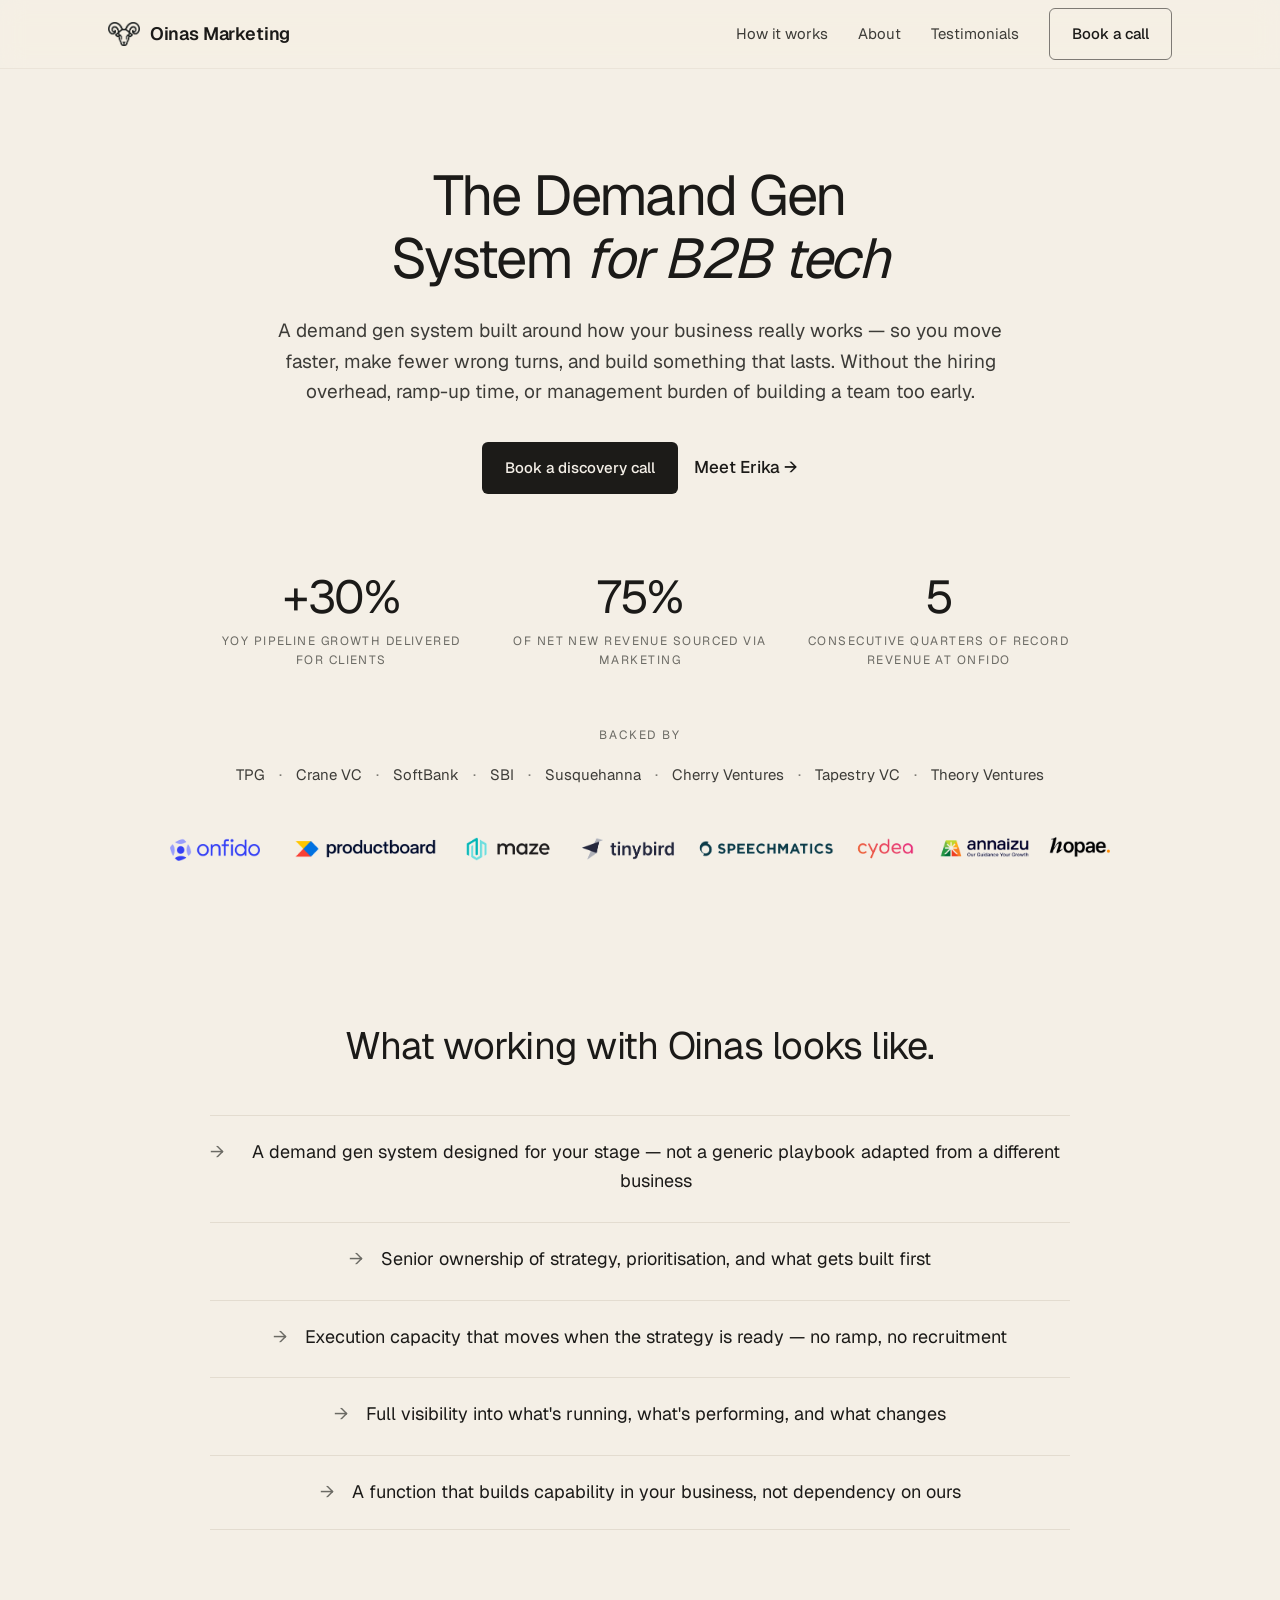
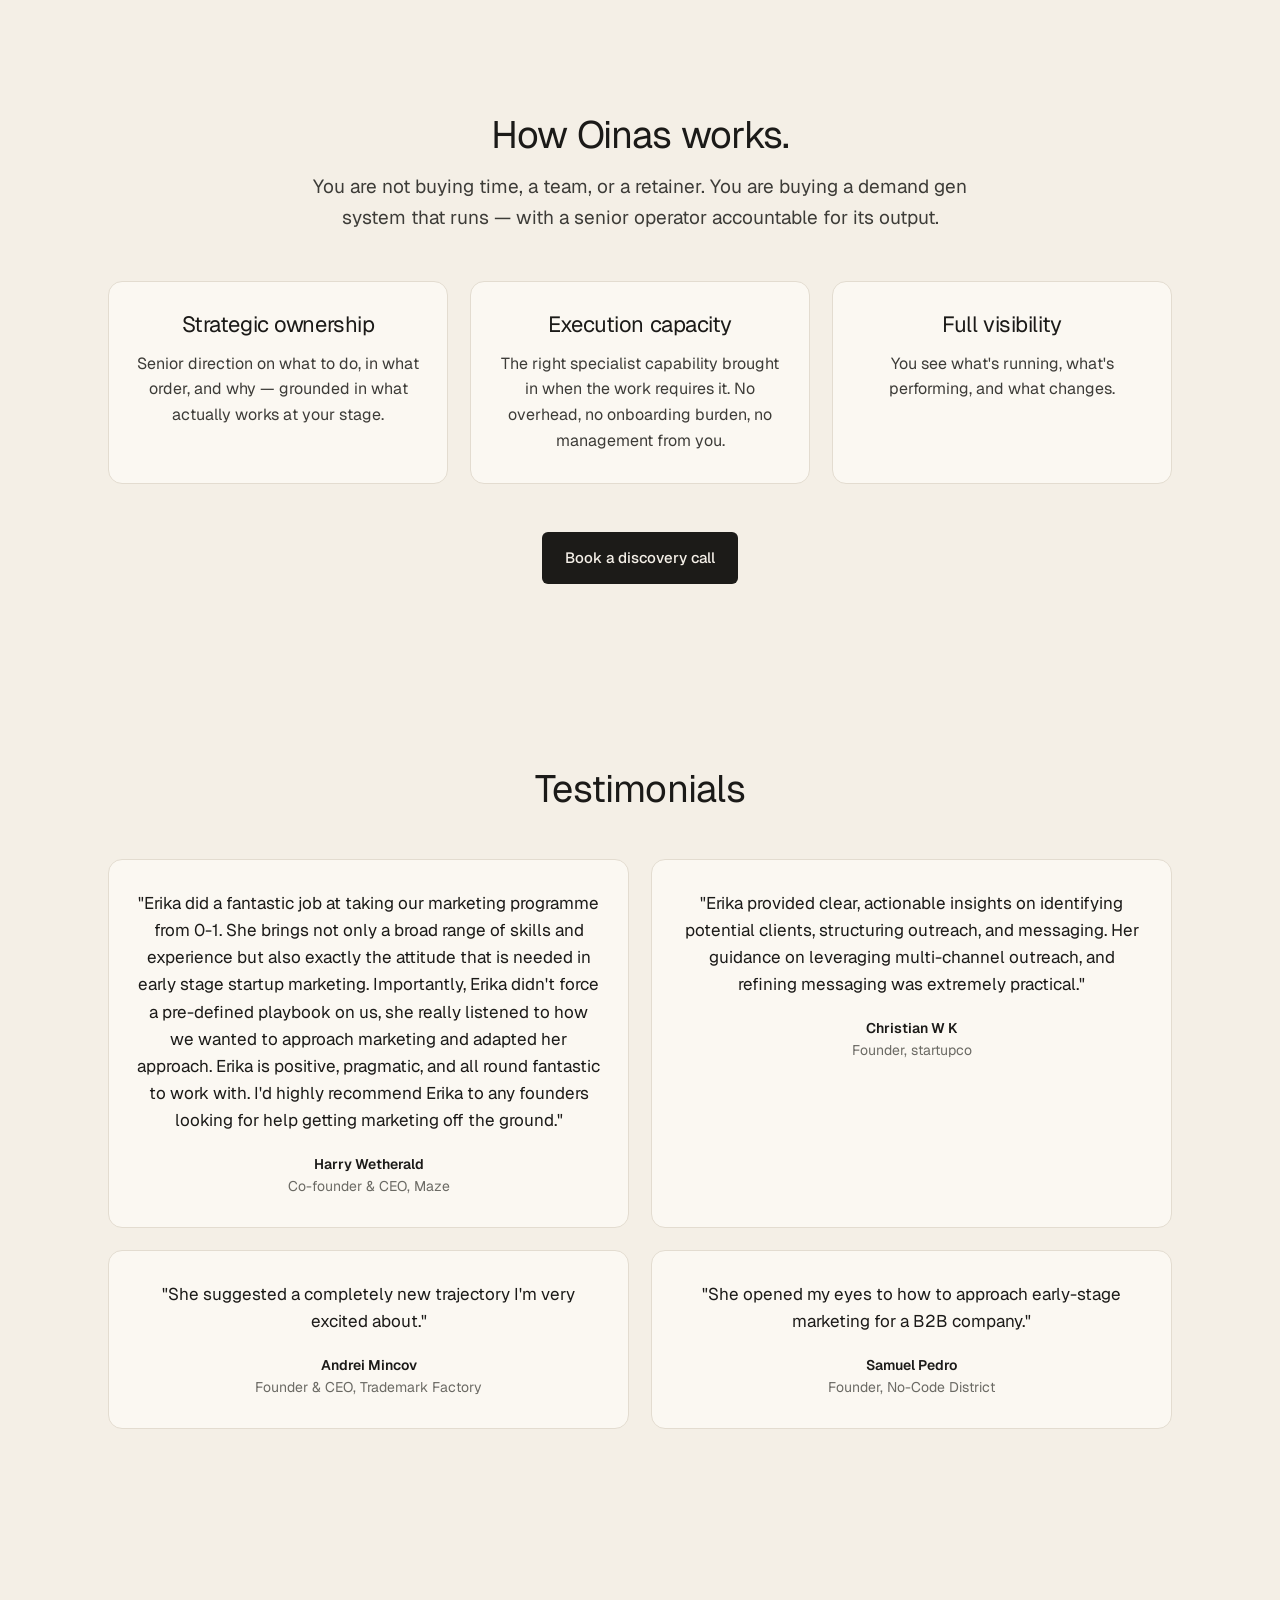
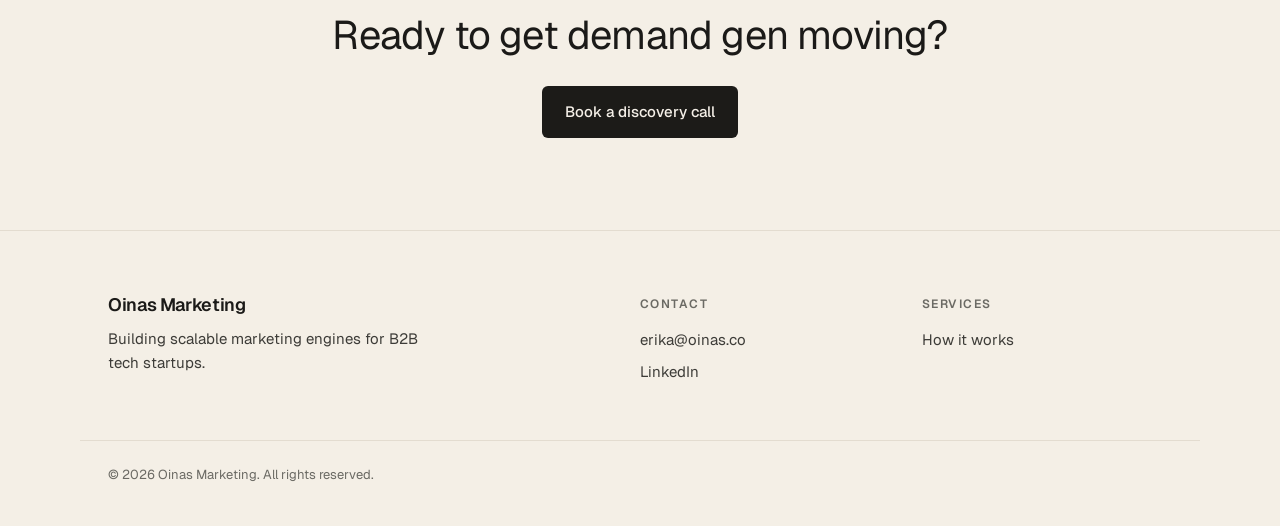
<file: index.html>
<!DOCTYPE html>
<html lang="en">
<head>
<meta charset="UTF-8" />
<meta name="viewport" content="width=device-width, initial-scale=1.0" />
<title>Oinas Marketing | Marketing Engines for B2B Tech Startups</title>
<meta name="author" content="Erika Hakala" />
<meta name="description" content="Your Demand Gen team, on-demand. A demand gen system built around how your B2B tech startup really works." />
<link rel="canonical" href="https://oinas.co/" />
<meta property="og:type" content="website" />
<meta property="og:title" content="Erika Hakala | Oinas Marketing" />
<meta property="og:description" content="Your Demand Gen team, on-demand." />
<meta name="twitter:card" content="summary_large_image" />
<meta name="twitter:title" content="Erika Hakala | Oinas Marketing" />
<meta name="twitter:description" content="Your Demand Gen team, on-demand." />
<meta property="og:url" content="https://oinas.co/" />
<meta property="og:image" content="https://oinas.co/og-cover.png" />
<meta name="twitter:image" content="https://oinas.co/og-cover.png" />
<link rel="icon" href="favicon.ico" sizes="any" />
<link rel="icon" type="image/png" sizes="32x32" href="favicon-32.png?v=6" />
<link rel="icon" type="image/svg+xml" href="favicon.svg?v=6" />
<link rel="apple-touch-icon" href="apple-touch-icon.png?v=6" />
<link rel="preconnect" href="https://fonts.googleapis.com" />
<link rel="preconnect" href="https://fonts.gstatic.com" crossorigin />
<link href="https://fonts.googleapis.com/css2?family=Geist:wght@300;400;500;600&family=DM+Sans:wght@400;500;600&display=swap" rel="stylesheet" />
<link rel="stylesheet" href="styles.css?v=5" />
</head>
<body>

<!-- ============ HEADER ============ -->
<header class="site-header">
  <div class="wrap">
    <a class="brand" href="index.html" aria-label="Oinas Marketing home">
      <img src="logo.png?v=3" alt="" width="28" height="28" />
      Oinas Marketing
    </a>
    <nav class="nav" id="nav">
      <a class="navlink" href="index.html#services">How it works</a>
      <a class="navlink" href="about.html">About</a>
      <a class="navlink" href="index.html#testimonials">Testimonials</a>
      <a class="btn btn-ghost" href="https://app.onecal.io/b/erika-hakala/free-intro-call-with-erika-hakala" target="_blank" rel="noopener">Book a call</a>
    </nav>
    <button class="menu-toggle" id="menuToggle" aria-label="Open menu">Menu</button>
  </div>
</header>

<main>
  <!-- ============ HERO ============ -->
  <section class="hero">
    <div class="wrap">
      <h1 class="reveal">The Demand Gen System <em>for B2B tech</em></h1>
      <p class="reveal">A demand gen system built around how your business really works — so you move faster, make fewer wrong turns, and build something that lasts. Without the hiring overhead, ramp-up time, or management burden of building a team too early.</p>
      <div class="hero-cta reveal">
        <a class="btn btn-primary" href="https://app.onecal.io/b/erika-hakala/free-intro-call-with-erika-hakala" target="_blank" rel="noopener">Book a discovery call</a>
        <a class="btn-text" href="about.html">Meet Erika →</a>
      </div>

      <div class="stats reveal">
        <div class="stat"><div class="num">+30%</div><div class="cap">YoY pipeline growth delivered for clients</div></div>
        <div class="stat"><div class="num">75%</div><div class="cap">Of net new revenue sourced via marketing</div></div>
        <div class="stat"><div class="num">5</div><div class="cap">Consecutive quarters of record revenue at Onfido</div></div>
      </div>

      <div class="backed reveal">
        <div class="label">Backed by</div>
        <div class="vcs">
          <span>TPG</span><span class="dot">·</span><span>Crane VC</span><span class="dot">·</span>
          <span>SoftBank</span><span class="dot">·</span><span>SBI</span><span class="dot">·</span>
          <span>Susquehanna</span><span class="dot">·</span><span>Cherry Ventures</span><span class="dot">·</span>
          <span>Tapestry VC</span><span class="dot">·</span><span>Theory Ventures</span>
        </div>
      </div>

      <div class="reveal" style="padding-top:6px">
        <img class="logo-strip-img" src="logos.png?v=3" alt="Trusted by Onfido, Productboard, Maze, Tinybird, Speechmatics, Cydea, Annaizu, and Hopae" />
      </div>
    </div>
  </section>

  <!-- ============ WHAT IT LOOKS LIKE ============ -->
  <section>
    <div class="wrap">
      <div class="section-head reveal"><h2>What working with Oinas looks like.</h2></div>
      <div class="points reveal">
        <div class="point"><span class="arr">→</span><span>A demand gen system designed for your stage — not a generic playbook adapted from a different business</span></div>
        <div class="point"><span class="arr">→</span><span>Senior ownership of strategy, prioritisation, and what gets built first</span></div>
        <div class="point"><span class="arr">→</span><span>Execution capacity that moves when the strategy is ready — no ramp, no recruitment</span></div>
        <div class="point"><span class="arr">→</span><span>Full visibility into what's running, what's performing, and what changes</span></div>
        <div class="point"><span class="arr">→</span><span>A function that builds capability in your business, not dependency on ours</span></div>
      </div>
    </div>
  </section>

  <!-- ============ HOW OINAS WORKS ============ -->
  <section id="services">
    <div class="wrap">
      <div class="section-head reveal">
        <h2>How Oinas works.</h2>
        <p class="lead">You are not buying time, a team, or a retainer. You are buying a demand gen system that runs — with a senior operator accountable for its output.</p>
      </div>
      <div class="cards">
        <div class="card reveal"><h3>Strategic ownership</h3><p>Senior direction on what to do, in what order, and why — grounded in what actually works at your stage.</p></div>
        <div class="card reveal"><h3>Execution capacity</h3><p>The right specialist capability brought in when the work requires it. No overhead, no onboarding burden, no management from you.</p></div>
        <div class="card reveal"><h3>Full visibility</h3><p>You see what's running, what's performing, and what changes.</p></div>
      </div>
      <div class="center-cta reveal">
        <a class="btn btn-primary" href="https://app.onecal.io/b/erika-hakala/free-intro-call-with-erika-hakala" target="_blank" rel="noopener">Book a discovery call</a>
      </div>
    </div>
  </section>

  <!-- ============ TESTIMONIALS ============ -->
  <section id="testimonials">
    <div class="wrap">
      <div class="section-head reveal"><h2>Testimonials</h2></div>
      <div class="quotes two">
        <div class="quote reveal">
          <blockquote>"Erika did a fantastic job at taking our marketing programme from 0-1. She brings not only a broad range of skills and experience but also exactly the attitude that is needed in early stage startup marketing. Importantly, Erika didn't force a pre-defined playbook on us, she really listened to how we wanted to approach marketing and adapted her approach. Erika is positive, pragmatic, and all round fantastic to work with. I'd highly recommend Erika to any founders looking for help getting marketing off the ground."</blockquote>
          <div class="who"><strong>Harry Wetherald</strong>Co-founder &amp; CEO, Maze</div>
        </div>
        <div class="quote reveal">
          <blockquote>"Erika provided clear, actionable insights on identifying potential clients, structuring outreach, and messaging. Her guidance on leveraging multi-channel outreach, and refining messaging was extremely practical."</blockquote>
          <div class="who"><strong>Christian W K</strong>Founder, startupco</div>
        </div>
        <div class="quote reveal">
          <blockquote>"She suggested a completely new trajectory I'm very excited about."</blockquote>
          <div class="who"><strong>Andrei Mincov</strong>Founder &amp; CEO, Trademark Factory</div>
        </div>
        <div class="quote reveal">
          <blockquote>"She opened my eyes to how to approach early-stage marketing for a B2B company."</blockquote>
          <div class="who"><strong>Samuel Pedro</strong>Founder, No-Code District</div>
        </div>
      </div>
    </div>
  </section>

  <!-- ============ CTA ============ -->
  <section class="cta-band">
    <div class="wrap reveal">
      <h2>Ready to get demand gen moving?</h2>
      <a class="btn btn-primary" href="https://app.onecal.io/b/erika-hakala/free-intro-call-with-erika-hakala" target="_blank" rel="noopener">Book a discovery call</a>
    </div>
  </section>
</main>

<!-- ============ FOOTER ============ -->
<footer class="site-footer">
  <div class="wrap footer-grid">
    <div class="col">
      <h2>Oinas Marketing</h2>
      <p class="tagline">Building scalable marketing engines for B2B tech startups.</p>
    </div>
    <div class="col">
      <h4>Contact</h4>
      <a href="mailto:erika@oinas.co">erika@oinas.co</a>
      <a href="https://www.linkedin.com/in/erikahakala/" target="_blank" rel="noopener">LinkedIn</a>
    </div>
    <div class="col">
      <h4>Services</h4>
      <a href="index.html#services">How it works</a>
    </div>
  </div>
  <div class="wrap copyright">© 2026 Oinas Marketing. All rights reserved.</div>
</footer>

<script>
  var t = document.getElementById('menuToggle'), n = document.getElementById('nav');
  if (t) t.addEventListener('click', function(){ n.classList.toggle('open'); });
  var io = new IntersectionObserver(function(es){
    es.forEach(function(e){ if(e.isIntersecting){ e.target.classList.add('in'); io.unobserve(e.target); } });
  }, { threshold: 0.12 });
  document.querySelectorAll('.reveal').forEach(function(el){ io.observe(el); });
</script>
</body>
</html>
</file>
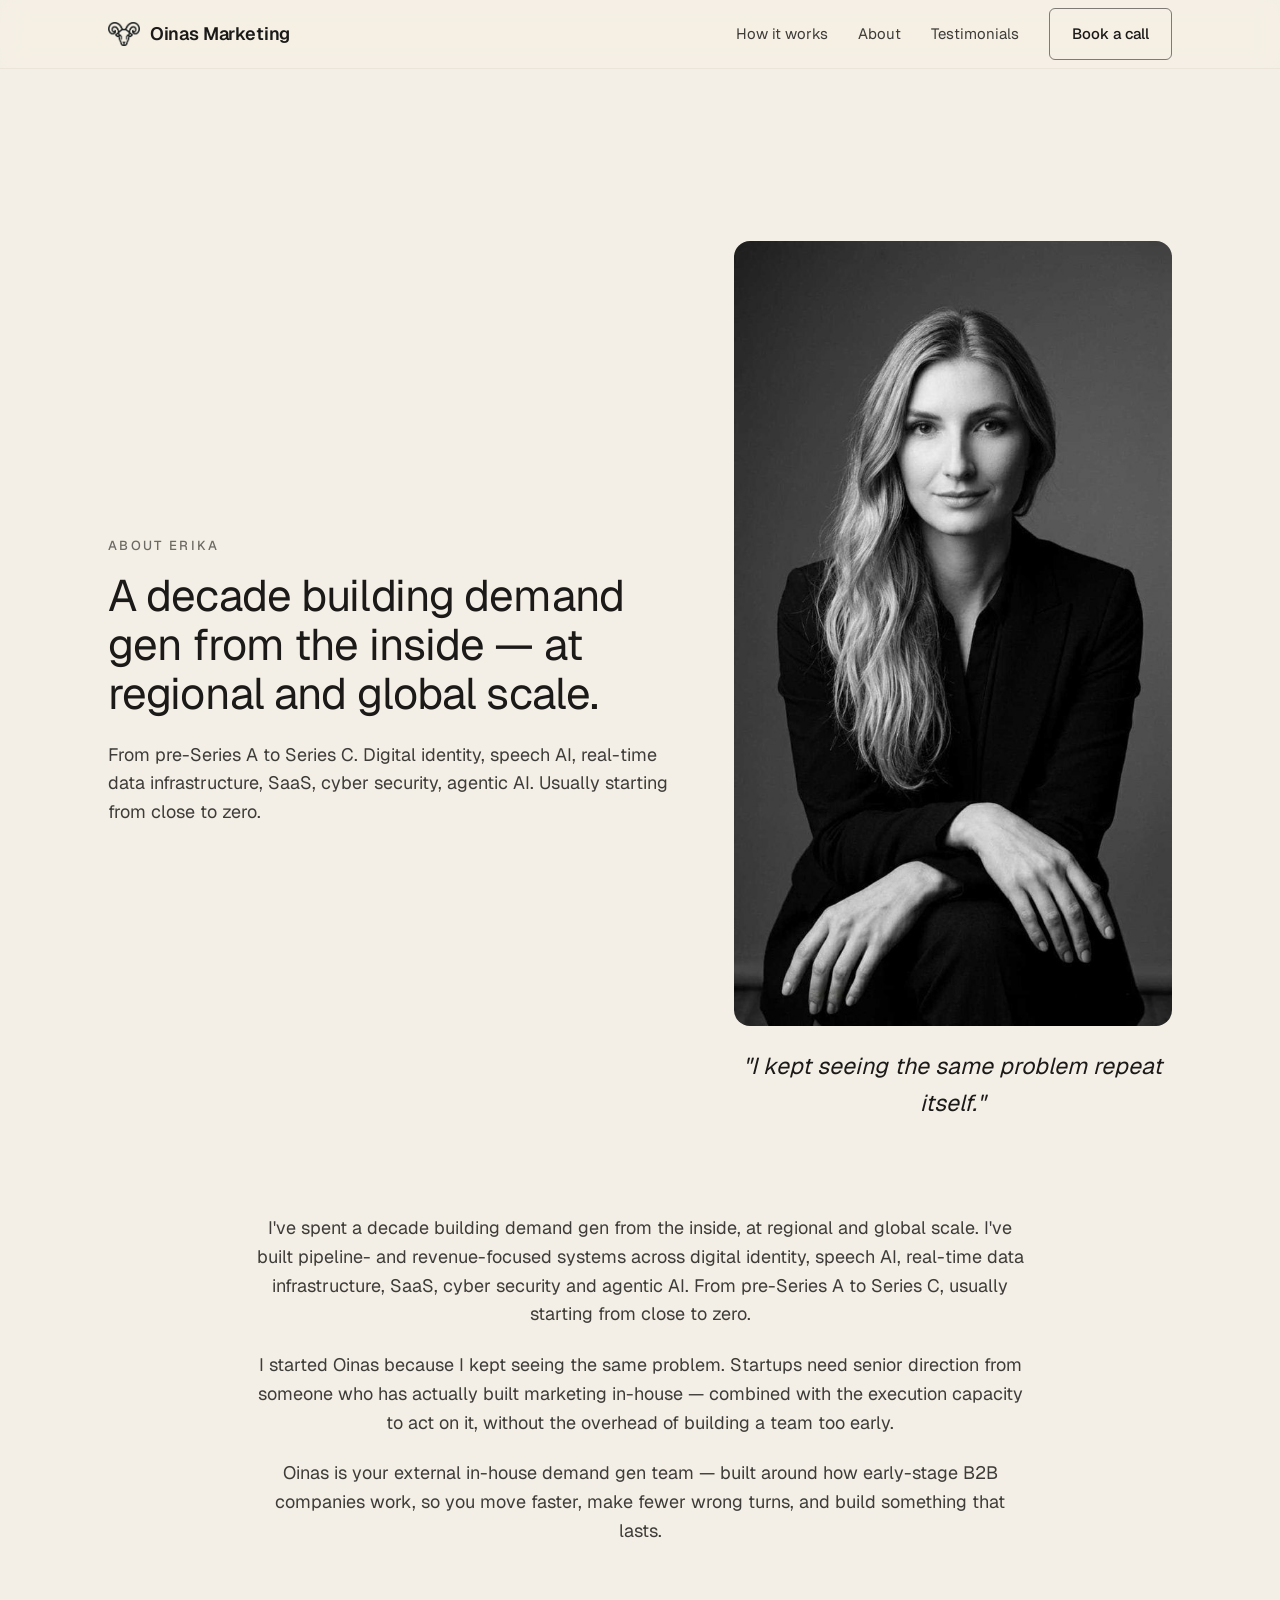
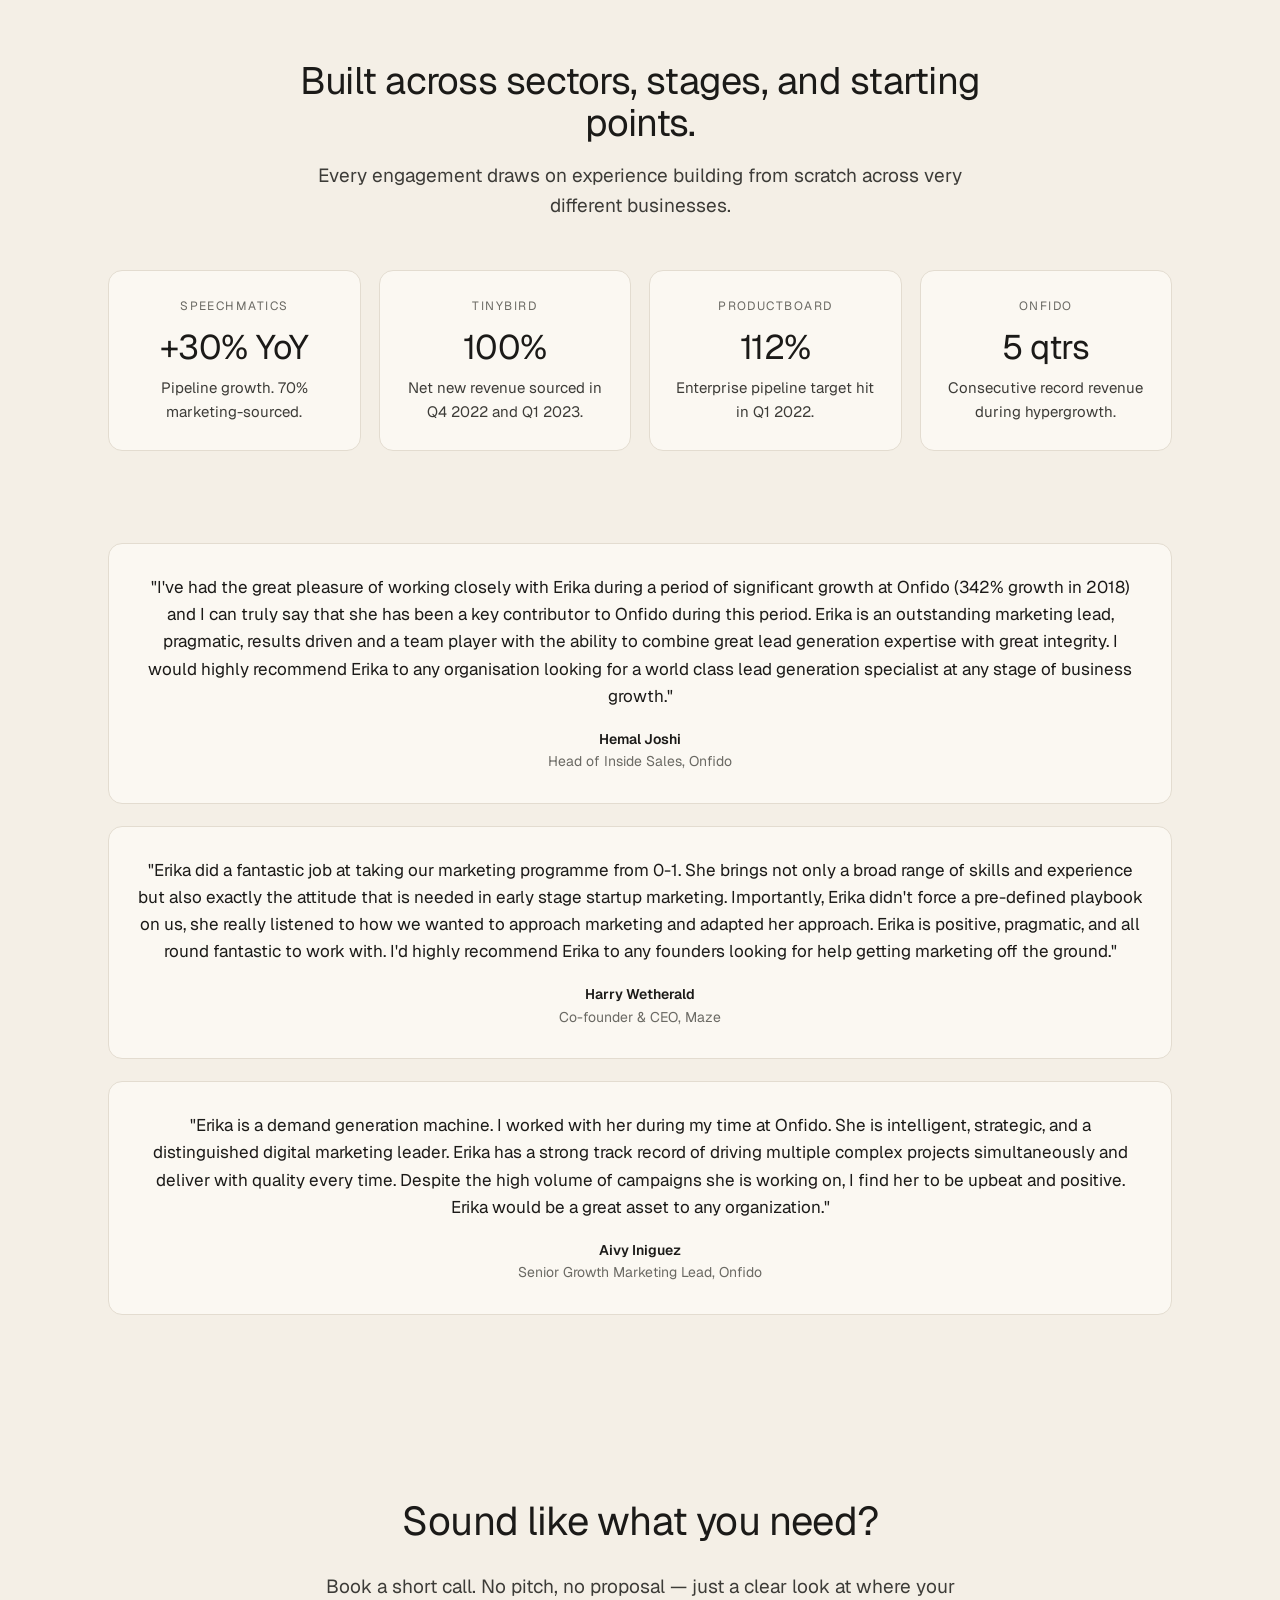
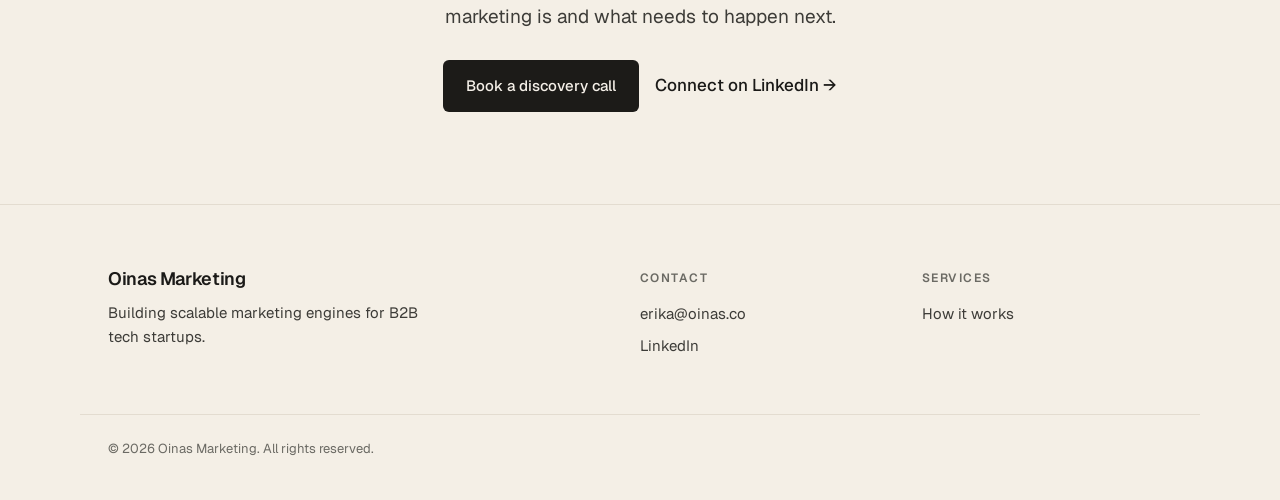
<file: about.html>
<!DOCTYPE html>
<html lang="en">
<head>
<meta charset="UTF-8" />
<meta name="viewport" content="width=device-width, initial-scale=1.0" />
<title>About Erika | Oinas Marketing</title>
<meta name="author" content="Erika Hakala" />
<meta name="description" content="A decade building demand gen from the inside — at regional and global scale, from pre-Series A to Series C." />
<link rel="canonical" href="https://oinas.co/about" />
<meta property="og:type" content="website" />
<meta property="og:title" content="About Erika | Oinas Marketing" />
<meta property="og:description" content="A decade building demand gen from the inside — at regional and global scale." />
<meta name="twitter:card" content="summary_large_image" />
<meta property="og:url" content="https://oinas.co/about" />
<meta property="og:image" content="https://oinas.co/og-cover.png" />
<meta name="twitter:image" content="https://oinas.co/og-cover.png" />
<link rel="icon" href="favicon.ico" sizes="any" />
<link rel="icon" type="image/png" sizes="32x32" href="favicon-32.png?v=6" />
<link rel="icon" type="image/svg+xml" href="favicon.svg?v=6" />
<link rel="apple-touch-icon" href="apple-touch-icon.png?v=6" />
<link rel="preconnect" href="https://fonts.googleapis.com" />
<link rel="preconnect" href="https://fonts.gstatic.com" crossorigin />
<link href="https://fonts.googleapis.com/css2?family=Geist:wght@300;400;500;600&family=DM+Sans:wght@400;500;600&display=swap" rel="stylesheet" />
<link rel="stylesheet" href="styles.css?v=5" />
</head>
<body>

<!-- ============ HEADER ============ -->
<header class="site-header">
  <div class="wrap">
    <a class="brand" href="index.html" aria-label="Oinas Marketing home">
      <img src="logo.png?v=3" alt="" width="28" height="28" />
      Oinas Marketing
    </a>
    <nav class="nav" id="nav">
      <a class="navlink" href="index.html#services">How it works</a>
      <a class="navlink" href="about.html">About</a>
      <a class="navlink" href="index.html#testimonials">Testimonials</a>
      <a class="btn btn-ghost" href="https://app.onecal.io/b/erika-hakala/free-intro-call-with-erika-hakala" target="_blank" rel="noopener">Book a call</a>
    </nav>
    <button class="menu-toggle" id="menuToggle" aria-label="Open menu">Menu</button>
  </div>
</header>

<main>
  <!-- ============ ABOUT HERO ============ -->
  <section>
    <div class="wrap about-hero">
      <div class="reveal">
        <div class="eyebrow">About Erika</div>
        <h1>A decade building demand gen from the inside — at regional and global scale.</h1>
        <p class="lead">From pre-Series A to Series C. Digital identity, speech AI, real-time data infrastructure, SaaS, cyber security, agentic AI. Usually starting from close to zero.</p>
      </div>
      <div class="portrait-wrap reveal">
        <img class="portrait" src="erika.jpg?v=3" alt="Erika Hakala — Founder of Oinas Marketing"
             onerror="this.style.display='none';this.nextElementSibling.style.display='flex';" />
        <div class="portrait-fallback">Add your photo here as <strong style="margin:0 4px">erika.jpg</strong></div>
        <div class="pull-quote">"I kept seeing the same problem repeat itself."</div>
      </div>
    </div>
  </section>

  <!-- ============ STORY ============ -->
  <section style="padding-top:0">
    <div class="wrap prose reveal">
      <p>I've spent a decade building demand gen from the inside, at regional and global scale. I've built pipeline- and revenue-focused systems across digital identity, speech AI, real-time data infrastructure, SaaS, cyber security and agentic AI. From pre-Series A to Series C, usually starting from close to zero.</p>
      <p>I started Oinas because I kept seeing the same problem. Startups need senior direction from someone who has actually built marketing in-house — combined with the execution capacity to act on it, without the overhead of building a team too early.</p>
      <p>Oinas is your external in-house demand gen team — built around how early-stage B2B companies work, so you move faster, make fewer wrong turns, and build something that lasts.</p>
    </div>
  </section>

  <!-- ============ RESULTS ============ -->
  <section style="padding-top:0">
    <div class="wrap">
      <div class="section-head reveal">
        <h2>Built across sectors, stages, and starting points.</h2>
        <p class="lead">Every engagement draws on experience building from scratch across very different businesses.</p>
      </div>
      <div class="results">
        <div class="result reveal"><div class="co">Speechmatics</div><div class="big">+30% YoY</div><div class="desc">Pipeline growth. 70% marketing-sourced.</div></div>
        <div class="result reveal"><div class="co">Tinybird</div><div class="big">100%</div><div class="desc">Net new revenue sourced in Q4 2022 and Q1 2023.</div></div>
        <div class="result reveal"><div class="co">Productboard</div><div class="big">112%</div><div class="desc">Enterprise pipeline target hit in Q1 2022.</div></div>
        <div class="result reveal"><div class="co">Onfido</div><div class="big">5 qtrs</div><div class="desc">Consecutive record revenue during hypergrowth.</div></div>
      </div>
    </div>
  </section>

  <!-- ============ TESTIMONIALS ============ -->
  <section style="padding-top:0">
    <div class="wrap">
      <div class="quotes">
        <div class="quote reveal">
          <blockquote>"I've had the great pleasure of working closely with Erika during a period of significant growth at Onfido (342% growth in 2018) and I can truly say that she has been a key contributor to Onfido during this period. Erika is an outstanding marketing lead, pragmatic, results driven and a team player with the ability to combine great lead generation expertise with great integrity. I would highly recommend Erika to any organisation looking for a world class lead generation specialist at any stage of business growth."</blockquote>
          <div class="who"><strong>Hemal Joshi</strong>Head of Inside Sales, Onfido</div>
        </div>
        <div class="quote reveal">
          <blockquote>"Erika did a fantastic job at taking our marketing programme from 0-1. She brings not only a broad range of skills and experience but also exactly the attitude that is needed in early stage startup marketing. Importantly, Erika didn't force a pre-defined playbook on us, she really listened to how we wanted to approach marketing and adapted her approach. Erika is positive, pragmatic, and all round fantastic to work with. I'd highly recommend Erika to any founders looking for help getting marketing off the ground."</blockquote>
          <div class="who"><strong>Harry Wetherald</strong>Co-founder &amp; CEO, Maze</div>
        </div>
        <div class="quote reveal">
          <blockquote>"Erika is a demand generation machine. I worked with her during my time at Onfido. She is intelligent, strategic, and a distinguished digital marketing leader. Erika has a strong track record of driving multiple complex projects simultaneously and deliver with quality every time. Despite the high volume of campaigns she is working on, I find her to be upbeat and positive. Erika would be a great asset to any organization."</blockquote>
          <div class="who"><strong>Aivy Iniguez</strong>Senior Growth Marketing Lead, Onfido</div>
        </div>
      </div>
    </div>
  </section>

  <!-- ============ CTA ============ -->
  <section class="cta-band">
    <div class="wrap reveal">
      <h2>Sound like what you need?</h2>
      <p class="lead" style="max-width:52ch;margin:0 auto 28px">Book a short call. No pitch, no proposal — just a clear look at where your marketing is and what needs to happen next.</p>
      <div class="hero-cta">
        <a class="btn btn-primary" href="https://app.onecal.io/b/erika-hakala/free-intro-call-with-erika-hakala" target="_blank" rel="noopener">Book a discovery call</a>
        <a class="btn-text" href="https://www.linkedin.com/in/erikahakala/" target="_blank" rel="noopener">Connect on LinkedIn →</a>
      </div>
    </div>
  </section>
</main>

<!-- ============ FOOTER ============ -->
<footer class="site-footer">
  <div class="wrap footer-grid">
    <div class="col">
      <h2>Oinas Marketing</h2>
      <p class="tagline">Building scalable marketing engines for B2B tech startups.</p>
    </div>
    <div class="col">
      <h4>Contact</h4>
      <a href="mailto:erika@oinas.co">erika@oinas.co</a>
      <a href="https://www.linkedin.com/in/erikahakala/" target="_blank" rel="noopener">LinkedIn</a>
    </div>
    <div class="col">
      <h4>Services</h4>
      <a href="index.html#services">How it works</a>
    </div>
  </div>
  <div class="wrap copyright">© 2026 Oinas Marketing. All rights reserved.</div>
</footer>

<script>
  var t = document.getElementById('menuToggle'), n = document.getElementById('nav');
  if (t) t.addEventListener('click', function(){ n.classList.toggle('open'); });
  var io = new IntersectionObserver(function(es){
    es.forEach(function(e){ if(e.isIntersecting){ e.target.classList.add('in'); io.unobserve(e.target); } });
  }, { threshold: 0.12 });
  document.querySelectorAll('.reveal').forEach(function(el){ io.observe(el); });
</script>
</body>
</html>
</file>
<file: styles.css>
/* ===========================================================
   Oinas Marketing — static rebuild
   Design tokens captured from the live site:
   bg #F4EFE6 · ink #1B1A18 · body #3D3C38 · accent buttons #1C1B18
   Type: Geist (display/body) + DM Sans (fallback)
   =========================================================== */

:root {
  --bg: #F4EFE6;
  --bg-card: #FBF8F2;
  --ink: #1B1A18;
  --body: #3D3C38;
  --muted: #6B6A64;
  --line: #E3DCD0;
  --line-strong: rgba(28, 27, 24, 0.55);
  --btn: #1C1B18;
  --btn-text: #F5F0E8;
  --radius: 6px;
  --max: 1120px;
  --font: "Geist", system-ui, -apple-system, "DM Sans", sans-serif;
}

* { box-sizing: border-box; margin: 0; padding: 0; }

html { scroll-behavior: smooth; }

body {
  font-family: var(--font);
  background: var(--bg);
  color: var(--body);
  line-height: 1.6;
  font-size: 17px;
  -webkit-font-smoothing: antialiased;
  text-rendering: optimizeLegibility;
}

a { color: inherit; text-decoration: none; }
img { max-width: 100%; display: block; }

.wrap { max-width: var(--max); margin: 0 auto; padding: 0 28px; }

h1, h2, h3 { color: var(--ink); font-weight: 400; letter-spacing: -0.02em; line-height: 1.12; }
h1 em, .accent-italic { font-style: italic; }

.eyebrow {
  font-size: 13px;
  letter-spacing: 0.18em;
  text-transform: uppercase;
  color: var(--muted);
  font-weight: 500;
}

/* ---------- Buttons ---------- */
.btn {
  display: inline-flex;
  align-items: center;
  gap: 8px;
  font-size: 15px;
  font-weight: 500;
  border-radius: var(--radius);
  padding: 13px 22px;
  cursor: pointer;
  transition: transform .15s ease, opacity .15s ease, background .15s ease;
  border: 0.5px solid transparent;
}
.btn-primary { background: var(--btn); color: var(--btn-text); }
.btn-primary:hover { opacity: .88; transform: translateY(-1px); }
.btn-ghost { background: transparent; color: var(--ink); border-color: var(--line-strong); }
.btn-ghost:hover { background: rgba(28,27,24,.05); }
.btn-text { font-weight: 500; color: var(--ink); border-bottom: 1px solid transparent; padding: 4px 0; }
.btn-text:hover { border-bottom-color: var(--ink); }

/* ---------- Header ---------- */
.site-header {
  position: sticky; top: 0; z-index: 50;
  background: rgba(244, 239, 230, 0.82);
  backdrop-filter: saturate(180%) blur(12px);
  border-bottom: 1px solid rgba(227, 220, 208, 0.6);
}
.site-header .wrap { display: flex; align-items: center; justify-content: space-between; height: 68px; }
.brand { display: flex; align-items: center; gap: 10px; font-weight: 600; color: var(--ink); font-size: 18px; letter-spacing: -0.01em; }
.brand svg { width: 26px; height: 26px; }
.brand img { height: 24px; width: auto; }
.nav { display: flex; align-items: center; gap: 30px; }
.nav a.navlink { font-size: 15px; color: var(--body); }
.nav a.navlink:hover { color: var(--ink); }
.menu-toggle { display: none; background: none; border: 0; font-size: 15px; color: var(--ink); cursor: pointer; }

/* ---------- Sections ---------- */
section { padding: 92px 0; }
.section-head { max-width: 720px; margin-bottom: 48px; }
.section-head h2 { font-size: 38px; margin-bottom: 16px; }
.lead { font-size: 19px; color: var(--body); }

/* ---------- Hero ---------- */
.hero { text-align: center; padding: 96px 0 72px; }
.hero h1 { font-size: 56px; letter-spacing: -0.03em; margin: 0 auto 26px; max-width: 16ch; }
.hero p { font-size: 19px; max-width: 60ch; margin: 0 auto 34px; }
.hero-cta { display: flex; gap: 16px; justify-content: center; align-items: center; flex-wrap: wrap; }

/* ---------- Stats ---------- */
.stats { display: grid; grid-template-columns: repeat(3, 1fr); gap: 36px; max-width: 860px; margin: 80px auto 0; text-align: center; }
.stat .num { font-size: 46px; color: var(--ink); letter-spacing: -0.03em; line-height: 1; }
.stat .cap { font-size: 12px; letter-spacing: 0.12em; text-transform: uppercase; color: var(--muted); margin-top: 12px; }

/* ---------- Backed by / logos ---------- */
.backed { text-align: center; padding: 56px 0 0; }
.backed .label { font-size: 12px; letter-spacing: 0.16em; text-transform: uppercase; color: var(--muted); margin-bottom: 18px; }
.backed .vcs { font-size: 15px; color: var(--body); display: flex; flex-wrap: wrap; gap: 8px 14px; justify-content: center; }
.backed .vcs .dot { color: var(--line-strong); }

.logo-strip { display: flex; flex-wrap: wrap; gap: 18px 40px; justify-content: center; align-items: center; padding: 40px 0 0; }
.logo-strip span { font-size: 17px; font-weight: 600; letter-spacing: -0.01em; color: #9a968c; }

/* ---------- Value points ---------- */
.points { display: grid; gap: 4px; max-width: 860px; }
.point { display: flex; gap: 18px; padding: 22px 0; border-top: 1px solid var(--line); font-size: 18px; color: var(--ink); }
.point:last-child { border-bottom: 1px solid var(--line); }
.point .arr { color: var(--muted); flex: none; }

/* ---------- Packages / cards ---------- */
.cards { display: grid; grid-template-columns: repeat(3, 1fr); gap: 22px; }
.card {
  background: var(--bg-card);
  border: 1px solid var(--line);
  border-radius: 14px;
  padding: 30px 28px;
  display: flex; flex-direction: column;
  position: relative;
}
.card h3 { font-size: 22px; margin-bottom: 14px; }
.card p { font-size: 16px; color: var(--body); }
.badge {
  position: absolute; top: 20px; right: 20px;
  font-size: 11px; letter-spacing: 0.1em; text-transform: uppercase;
  background: var(--ink); color: var(--btn-text);
  padding: 5px 10px; border-radius: 100px;
}
.center-cta { text-align: center; margin-top: 48px; }

/* ---------- Result metric cards (about) ---------- */
.results { display: grid; grid-template-columns: repeat(4, 1fr); gap: 18px; }
.result { background: var(--bg-card); border: 1px solid var(--line); border-radius: 14px; padding: 26px 24px; }
.result .co { font-size: 12px; letter-spacing: 0.12em; text-transform: uppercase; color: var(--muted); margin-bottom: 14px; }
.result .big { font-size: 34px; color: var(--ink); letter-spacing: -0.02em; line-height: 1; margin-bottom: 12px; }
.result .desc { font-size: 15px; color: var(--body); }

/* ---------- Testimonials ---------- */
.quotes { display: grid; gap: 22px; }
.quotes.two { grid-template-columns: repeat(2, 1fr); }
.quote { background: var(--bg-card); border: 1px solid var(--line); border-radius: 14px; padding: 30px 28px; }
.quote blockquote { font-size: 17px; color: var(--ink); margin-bottom: 18px; }
.quote .who { font-size: 14px; color: var(--muted); }
.quote .who strong { color: var(--ink); font-weight: 600; display: block; }

/* ---------- About hero ---------- */
.about-hero { display: grid; grid-template-columns: 1.3fr 1fr; gap: 56px; align-items: center; padding-top: 80px; }
.about-hero h1 { font-size: 44px; margin: 14px 0 22px; }
.about-hero .lead { font-size: 18px; }
.portrait-wrap { position: relative; }
.portrait { width: 100%; height: auto; border-radius: 16px; display: block; background: #e7e0d3; }
.portrait-fallback {
  width: 100%; aspect-ratio: 3 / 4; border-radius: 16px;
  background: linear-gradient(160deg, #ECE5D8, #ddd4c4);
  display: none; align-items: center; justify-content: center; text-align: center;
  color: var(--muted); font-size: 14px; padding: 24px; border: 1px dashed var(--line-strong);
}
.pull-quote { font-size: 23px; font-style: italic; color: var(--ink); max-width: none; text-align: center; margin-top: 22px; }

.prose { text-align: center; }
.prose p { font-size: 18px; margin-bottom: 22px; max-width: 64ch; margin-left: auto; margin-right: auto; }

/* ---------- CTA band ---------- */
.cta-band { text-align: center; }
.cta-band h2 { font-size: 40px; margin-bottom: 28px; }

/* ---------- Footer ---------- */
.site-footer { border-top: 1px solid var(--line); padding: 64px 0 40px; }
.footer-grid { display: grid; grid-template-columns: 2fr 1fr 1fr; gap: 32px; }
.site-footer h2 { font-size: 18px; font-weight: 600; margin-bottom: 12px; }
.site-footer .col h4 { font-size: 12px; letter-spacing: 0.12em; text-transform: uppercase; color: var(--muted); margin-bottom: 14px; font-weight: 600; }
.site-footer .col a, .site-footer .col p { display: block; font-size: 15px; color: var(--body); margin-bottom: 8px; }
.site-footer .col a:hover { color: var(--ink); }
.site-footer .tagline { font-size: 15px; color: var(--body); max-width: 34ch; }
.copyright { margin-top: 48px; font-size: 13px; color: var(--muted); border-top: 1px solid var(--line); padding-top: 24px; }

/* ---------- Reveal on scroll ---------- */
.reveal { opacity: 0; transform: translateY(16px); transition: opacity .7s ease, transform .7s ease; }
.reveal.in { opacity: 1; transform: none; }
@media (prefers-reduced-motion: reduce) { .reveal { opacity: 1; transform: none; transition: none; } }

/* ---------- Responsive ---------- */
@media (max-width: 880px) {
  .nav { display: none; }
  .menu-toggle { display: inline-block; }
  .nav.open { display: flex; position: absolute; top: 68px; left: 0; right: 0; flex-direction: column; gap: 18px; background: var(--bg); padding: 24px 28px; border-bottom: 1px solid var(--line); }
  .hero h1 { font-size: 40px; }
  .section-head h2, .cta-band h2 { font-size: 30px; }
  .stats { grid-template-columns: 1fr; gap: 40px; }
  .cards { grid-template-columns: 1fr; }
  .results { grid-template-columns: repeat(2, 1fr); }
  .quotes.two { grid-template-columns: 1fr; }
  .about-hero { grid-template-columns: 1fr; gap: 32px; }
  .footer-grid { grid-template-columns: 1fr; }
}

/* Real client logo strip (transparent PNG) */
.logo-strip-img { display: block; width: 100%; max-width: 940px; height: auto; margin: 44px auto 0; }
@media (max-width: 880px) { .logo-strip-img { max-width: 100%; } }

/* === Center-align all content segments === */
.section-head { text-align: center; margin-left: auto; margin-right: auto; }
.points { margin-left: auto; margin-right: auto; }
.point { justify-content: center; text-align: center; }
.card { text-align: center; align-items: center; }
.result { text-align: center; }
.quote { text-align: center; }
</file>
